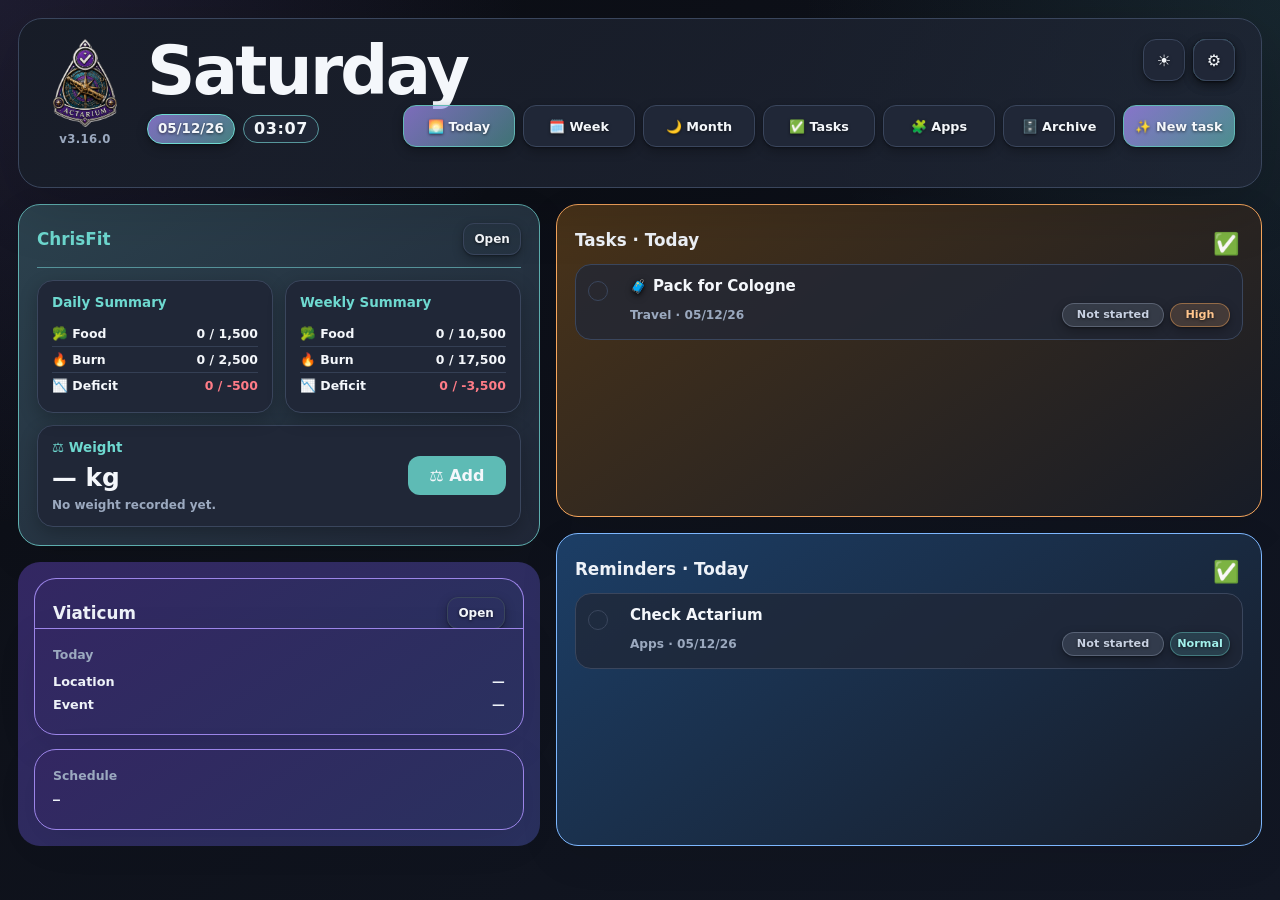
<file: index.html>
<!DOCTYPE html>
<html lang="en">
<head>
  <meta charset="UTF-8" />
  <meta name="viewport" content="width=device-width, initial-scale=1.0, viewport-fit=cover" />
  <meta name="theme-color" content="#0b0d13" />
  <title>Actarium</title>
  <link rel="icon" type="image/png" href="icon.png" />
  <link rel="stylesheet" href="styles.css" />
  <link rel="stylesheet" href="css/reminder-alarms.css" />
  <link rel="stylesheet" href="css/app-v3-14.css" />
  <link rel="stylesheet" href="css/v3-14-colors.css?v=3.16.6" />
  <link rel="stylesheet" href="css/apps-panel.css?v=3.16.9" />
  <link rel="stylesheet" href="css/chrisfit-card.css?v=1.0.0" />
  <link rel="stylesheet" href="css/viaticum-card.css?v=1.1.2" />
  <link rel="stylesheet" href="css/shopping-list.css?v=3.16.0" />
  <link rel="stylesheet" href="css/task-mode.css?v=1.1.0" />
  <link rel="stylesheet" href="css/task-mode-refine.css?v=1.0.0" />
  <link rel="stylesheet" href="css/task-mode-enhancements.css?v=1.2.0" />
  <link rel="stylesheet" href="css/time-control.css?v=1.1.0" />
  <link rel="stylesheet" href="css/tablet-weather.css?v=1.0.0" />
  <link rel="stylesheet" href="css/storage-manager.css?v=1.0.0" />
</head>
<body>
  <div id="app"></div>
  <script>
    window.ACTARIUM_API = 'https://script.google.com/macros/s/AKfycbzC47dw83euJ_T45zh0LQmtAivEHK7G_V5aHTYLYw2VhnMDAAVK0UFCF3tv5nsWM74q/exec';
    window.ACTARIUM_REMINDER_API = window.ACTARIUM_API;
  </script>
  <script type="module" src="js/app.js?v=3.16.10"></script>
  <script type="module" src="js/task-mode.js?v=1.1.0"></script>
  <script type="module" src="js/task-mode-enhancements.js?v=1.2.0"></script>
  <script type="module" src="js/time-control.js?v=1.3.0"></script>
  <script type="module" src="js/tablet-weather.js?v=1.0.0"></script>
  <script defer src="js/storage-manager.js?v=1.0.0"></script>
  <script type="module" src="js/chrisfit-card.js?v=1.0.1"></script>
  <script type="module" src="js/viaticum-card.js?v=1.0.4"></script>
  <script src="js/shopping-list.js?v=3.16.0"></script>
</body>
</html>
</file>
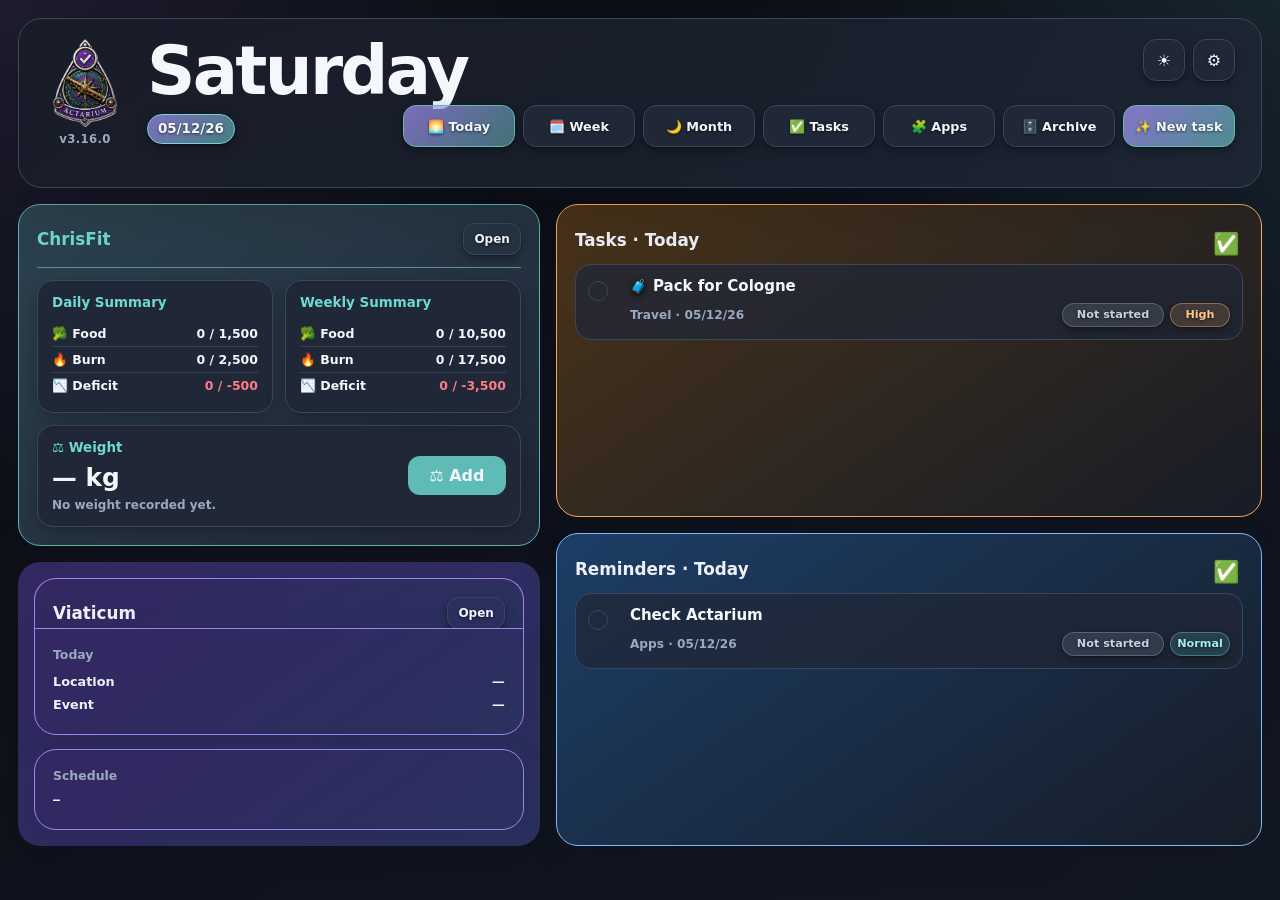
<file: mobile.html>
<!DOCTYPE html>
<html lang="en">
<head>
  <meta charset="UTF-8" />
  <meta name="viewport" content="width=device-width, initial-scale=1.0, viewport-fit=cover" />
  <meta name="theme-color" content="#0b0d13" />
  <meta http-equiv="Cache-Control" content="no-store, no-cache, must-revalidate, max-age=0" />
  <meta http-equiv="Pragma" content="no-cache" />
  <meta http-equiv="Expires" content="0" />
  <title>Actarium</title>
  <link rel="icon" type="image/png" href="icon.png" />
  <link rel="stylesheet" href="styles.css" />
  <link rel="stylesheet" href="css/reminder-alarms.css" />
  <link rel="stylesheet" href="css/app-v3-14.css" />
  <link rel="stylesheet" href="css/v3-14-colors.css?v=3.16.6" />
  <link rel="stylesheet" href="css/apps-panel.css?v=3.16.9" />
  <link rel="stylesheet" href="css/chrisfit-card.css?v=1.0.0" />
  <link rel="stylesheet" href="css/viaticum-card.css?v=1.1.2" />
  <link rel="stylesheet" href="css/shopping-list.css?v=3.16.0" />
</head>
<body>
  <div id="app"></div>
  <script>
    window.ACTARIUM_API = 'https://script.google.com/macros/s/AKfycbzC47dw83euJ_T45zh0LQmtAivEHK7G_V5aHTYLYw2VhnMDAAVK0UFCF3tv5nsWM74q/exec';
    window.ACTARIUM_REMINDER_API = window.ACTARIUM_API;
  </script>
  <script type="module" src="js/app.js?v=3.16.10"></script>
  <script type="module" src="js/chrisfit-card.js?v=1.0.1"></script>
  <script type="module" src="js/viaticum-card.js?v=1.0.4"></script>
  <script src="js/shopping-list.js?v=3.16.0"></script>
</body>
</html>
</file>
<file: styles.css>
:root{color-scheme:dark;--bg:#0b0d13;--bg2:#121724;--card:#202737;--soft:#2a3346;--field:#161b27;--line:rgba(238,242,248,.17);--text:#eef2f8;--muted:#b8c3d5;--teal:#5cc8c6;--purple:#8a74d6;--pink:#d66a9a;--blue:#6fa9e8;--shadow:0 22px 65px rgba(0,0,0,.35);font-family:Inter,ui-sans-serif,system-ui,-apple-system,BlinkMacSystemFont,"Segoe UI",Arial,sans-serif}:root[data-theme="light"]{color-scheme:light;--bg:#e2e9f1;--bg2:#eef2f8;--card:#fff;--soft:#f4f7fb;--field:#edf1f8;--line:rgba(36,53,86,.17);--text:#17172b;--muted:#465b78;--shadow:0 20px 54px rgba(36,53,86,.16)}*{box-sizing:border-box}html,body{min-height:100%;margin:0}body{color:var(--text);background:radial-gradient(circle at 0 0,rgba(138,116,214,.15),transparent 33rem),radial-gradient(circle at 100% 0,rgba(92,200,198,.11),transparent 30rem),linear-gradient(145deg,var(--bg),var(--bg2));font-weight:650}button,input,select,textarea{font:inherit}button{cursor:pointer}a{color:inherit}.shell{width:min(1180px,100%);margin:0 auto;padding:14px 16px 40px}.top{position:sticky;top:0;z-index:40;padding-top:2px}.day-card{position:relative;border:1px solid color-mix(in srgb,var(--teal) 60%,var(--line));border-radius:28px;padding:14px 18px 16px;background:radial-gradient(circle at 0 0,rgba(138,116,214,.15),transparent 24rem),radial-gradient(circle at 100% 0,rgba(92,200,198,.1),transparent 28rem),linear-gradient(145deg,color-mix(in srgb,var(--card) 92%,#10131a),var(--card));box-shadow:var(--shadow)}.top-line{display:flex;align-items:center;justify-content:space-between;gap:16px}.brand{display:flex;align-items:center;gap:13px;min-width:0}.logo{width:58px;height:58px;object-fit:contain;padding:4px;filter:drop-shadow(0 8px 13px rgba(0,0,0,.62))}.brand-name{color:var(--teal);letter-spacing:.22em;font-size:.82rem;font-weight:950;white-space:nowrap}.version{border:1px solid color-mix(in srgb,var(--teal) 60%,var(--line));border-radius:999px;padding:4px 9px;font-size:.72rem;background:rgba(92,200,198,.08);white-space:nowrap}.utility{display:flex;gap:8px}.icon,.tab,.small-btn,.filter,.open-link,.save,.kind-option,.header-tick{border:1px solid var(--line);border-radius:999px;background:color-mix(in srgb,var(--soft) 72%,transparent);color:var(--text);min-height:40px;display:inline-flex;align-items:center;justify-content:center;gap:7px;padding:0 13px;text-decoration:none;font-weight:700;line-height:1;box-shadow:inset 0 1px 0 rgba(255,255,255,.06)}.icon{width:42px;padding:0;font-size:1.08rem}.emoji{display:inline-grid;place-items:center;min-width:1.15em}.desktop-tabs,.mobile-tabs{display:grid;gap:10px;width:min(690px,100%);margin:13px auto 0}.desktop-tabs{grid-template-columns:repeat(4,minmax(0,1fr))}.mobile-tabs{display:none}.tab.active,.accent,.save,.kind-option.active{border-color:color-mix(in srgb,var(--teal) 77%,white 10%);background:linear-gradient(135deg,rgba(138,116,214,.77),rgba(92,200,198,.54));box-shadow:0 0 0 2px rgba(92,200,198,.12),0 12px 28px rgba(92,200,198,.14)}.day-title{margin-top:17px}.day-name{border:0;margin:0;padding:0;background:transparent;color:var(--text);font-size:clamp(3rem,7.2vw,5.4rem);line-height:.88;letter-spacing:.05em;font-weight:1000;text-shadow:0 4px 0 rgba(0,0,0,.25)}.day-date{margin-top:9px;color:var(--muted);font-weight:820}.day-bottom{display:flex;align-items:center;justify-content:space-between;gap:12px;margin-top:17px;padding-top:12px;border-top:1px solid var(--line)}.context,.actions{display:flex;align-items:center;gap:8px;min-width:0}.context-pill{border:1px solid var(--line);border-radius:999px;background:color-mix(in srgb,var(--field) 76%,transparent);padding:8px 12px;white-space:nowrap;font-size:.84rem}.actions{justify-content:flex-end}.small-btn{min-height:37px;padding:0 11px;font-size:.82rem}.apps-menu{position:absolute;right:18px;top:calc(100% + 8px);z-index:70;display:grid;grid-template-columns:repeat(3,minmax(0,1fr));gap:12px;width:min(970px,calc(100vw - 32px));border:1px solid var(--line);border-radius:28px;padding:14px;background:color-mix(in srgb,var(--bg) 94%,var(--card));box-shadow:var(--shadow)}.apps-col h3{margin:0 0 7px;color:var(--muted);font-size:.72rem;letter-spacing:.15em;text-transform:uppercase}.app-link-row{display:grid;grid-template-columns:minmax(0,1fr) auto;gap:7px;margin-bottom:7px}.app-link-row a{border:1px solid var(--line);border-radius:15px;padding:9px;background:color-mix(in srgb,var(--soft) 72%,transparent);text-decoration:none}.app-link-row>a:first-child{display:grid;grid-template-columns:auto minmax(0,1fr);gap:8px}.app-link-row b{display:block;font-size:.87rem}.app-link-row small{display:block;margin-top:3px;color:var(--muted);font-size:.72rem}.github{display:grid;place-items:center;width:42px}.desktop-view{margin-top:17px}.desktop-grid{display:grid;grid-template-columns:minmax(0,1.08fr) minmax(380px,.92fr);gap:16px;align-items:start}.desktop-task-grid{display:grid;grid-template-columns:repeat(3,minmax(0,1fr));gap:16px}.stack{display:grid;gap:16px}.card{position:relative;overflow:hidden;border:1px solid var(--line);border-radius:28px;background:linear-gradient(150deg,color-mix(in srgb,var(--card) 96%,transparent),color-mix(in srgb,var(--field) 90%,transparent));box-shadow:var(--shadow);padding:18px}.card:before{content:"";position:absolute;inset:0 auto 0 0;width:4px;background:#415c80}.fit{border-color:color-mix(in srgb,var(--teal) 58%,var(--line))}.fit:before{background:var(--teal)}.viaticum{border-color:color-mix(in srgb,var(--purple) 60%,var(--line))}.viaticum:before{background:var(--purple)}.out{border-color:color-mix(in srgb,var(--pink) 62%,var(--line))}.out:before{background:var(--pink)}.rem{border-color:color-mix(in srgb,var(--blue) 62%,var(--line))}.rem:before{background:var(--blue)}.card-head,.viewer-head{display:flex;align-items:center;justify-content:space-between;gap:12px;margin-bottom:16px}.card-head h2,.viewer-head h2{margin:0;font-size:1.06rem}.fit h2{color:var(--teal)}.viaticum h2{color:var(--purple)}.open-link{min-height:34px;padding:0 10px;font-size:.8rem}.mini-grid{display:grid;grid-template-columns:1fr 1fr;gap:10px}.mini,.weight,.info{border:1px solid var(--line);border-radius:20px;background:color-mix(in srgb,var(--soft) 64%,transparent);padding:14px}.mini h3{margin:0 0 9px;font-size:.98rem}.summary{display:grid;grid-template-columns:minmax(0,1fr) auto;gap:10px;padding:8px 0;border-top:1px solid color-mix(in srgb,var(--line) 72%,transparent)}.summary:first-of-type{border-top:0}.summary span{color:var(--muted)}.summary strong{text-align:right}.weight{display:grid;grid-template-columns:minmax(0,1fr) auto auto;gap:12px;align-items:center;margin-top:12px;border-color:color-mix(in srgb,var(--teal) 58%,var(--line))}.weight b{color:var(--teal)}.weight span{color:var(--muted);font-size:.83rem}.info{margin-top:12px}.info b{display:block;color:var(--muted);font-size:.74rem;letter-spacing:.16em;text-transform:uppercase;margin-bottom:8px}.info p{margin:0;line-height:1.45;white-space:pre-line}.desktop-view .fit .mini,.desktop-view .viaticum .mini{padding:10px 11px;border-radius:16px}.desktop-view .fit .mini h3,.desktop-view .viaticum .mini h3{margin-bottom:5px;font-size:.8rem}.desktop-view .fit .summary,.desktop-view .viaticum .summary{gap:7px;padding:5px 0;font-size:.79rem}.desktop-view .fit .summary strong,.desktop-view .viaticum .summary strong{font-size:.82rem}.desktop-view .fit .weight{margin-top:8px;padding:9px 11px;font-size:.82rem}.desktop-view .fit .weight span{font-size:.74rem}.desktop-view .viaticum .info{margin-top:8px;padding:10px 11px;font-size:.78rem}.desktop-view .viaticum .info b{margin-bottom:5px;font-size:.65rem}.desktop-view .viaticum .info p{font-size:.78rem}.task-card{min-width:0}.task-card .card-head{align-items:flex-start}.header-tick{width:35px;min-height:35px;padding:0;font-size:1rem}.list{display:grid;gap:9px}.task-row{display:grid;grid-template-columns:28px minmax(0,1fr) 38px;gap:10px;align-items:center;padding:10px;border:1px solid var(--line);border-radius:20px;background:color-mix(in srgb,var(--soft) 64%,transparent)}.task-row.done{opacity:.62;filter:grayscale(.45)}.check{width:25px;height:25px;padding:0;border-radius:9px;border:1px solid var(--line);background:color-mix(in srgb,var(--field) 85%,transparent);color:#fff;font-weight:1000}.check.selected,.task-row.done .check{border-color:var(--teal);background:linear-gradient(135deg,var(--teal),var(--purple))}.task-detail{min-width:0;padding:0;border:0;color:var(--text);background:transparent;text-align:left}.task-detail h3{margin:0 0 4px;font-size:.98rem}.task-detail p{margin:0;color:var(--muted);font-size:.85rem}.meta{display:flex;gap:6px;flex-wrap:wrap;margin-top:7px}.meta span{border:1px solid var(--line);border-radius:999px;padding:3px 7px;font-size:.73rem}.more{width:36px;min-height:36px;border:1px solid var(--line);border-radius:999px;background:transparent;color:var(--text)}.mobile-view{display:none}.viewer-section{display:grid;gap:10px;padding:14px 0;border-top:1px solid var(--line)}.viewer-section:first-of-type{border-top:0;padding-top:0}.viewer-section>h3{margin:0;font-size:.94rem}.task-controls{display:flex;align-items:center;gap:7px;flex-wrap:wrap}.filter{min-height:31px;border:0;background:transparent;padding:0 9px;font-size:.79rem}.filter.active{background:linear-gradient(135deg,rgba(138,116,214,.72),rgba(92,200,198,.55))}.list-section{display:grid;gap:9px;margin-top:14px}.list-section h4{margin:0;color:var(--muted);font-size:.82rem;letter-spacing:.08em;text-transform:uppercase}.empty{margin:0;border:1px dashed var(--line);border-radius:20px;padding:14px;color:var(--muted)}.modal-back{position:fixed;inset:0;z-index:100;display:grid;place-items:center;padding:20px;background:rgba(0,0,0,.72)}.modal{width:min(660px,100%);max-height:90vh;overflow:auto;border:1px solid var(--line);border-radius:28px;background:var(--card);box-shadow:var(--shadow)}.modal-head{display:flex;justify-content:space-between;align-items:center;padding:17px 18px;border-bottom:1px solid var(--line)}.modal-head h2{margin:0;font-size:1.12rem}.modal-body{display:grid;gap:12px;padding:18px}.settings-link{border:1px solid var(--line);border-radius:15px;padding:12px;text-decoration:none;background:color-mix(in srgb,var(--soft) 72%,transparent)}.field{display:grid;gap:6px;color:var(--muted);font-size:.84rem}.input{width:100%;min-height:48px;border:1px solid var(--line);border-radius:15px;padding:11px 12px;color:var(--text);background:var(--field)}.textarea{min-height:100px;resize:vertical}.form-two{display:grid;grid-template-columns:1fr 1fr;gap:12px}.kind-toggle{display:grid;grid-template-columns:1fr 1fr;gap:7px;padding:4px;border:1px solid var(--line);border-radius:999px;background:color-mix(in srgb,var(--field) 78%,transparent)}.kind-option{min-height:35px;border:0;background:transparent;padding:0 10px;font-size:.84rem}.project-row{display:grid;grid-template-columns:1fr 1fr;gap:10px}.project-field{max-width:100%}.save{justify-self:end}@media(max-width:900px){.shell{padding:12px 14px 30px}.day-card{padding:12px 15px 14px}.logo{width:50px;height:50px}.brand{gap:9px}.brand-name{font-size:.74rem;letter-spacing:.16em}.version{padding:3px 7px;font-size:.68rem}.utility{gap:5px}.icon{width:36px;min-height:36px;font-size:1rem}.desktop-tabs{display:none}.mobile-tabs{display:grid;grid-template-columns:repeat(4,minmax(0,1fr));gap:5px;margin-top:10px}.mobile-tabs .tab{min-height:34px;padding:0 4px;font-size:.68rem;gap:2px;white-space:nowrap}.mobile-tabs .emoji{min-width:auto}.day-title{margin-top:13px}.day-name{font-size:2.28rem;line-height:1;letter-spacing:.02em;text-shadow:none}.day-date{margin-top:4px;font-size:.84rem}.day-bottom{margin-top:12px;padding-top:10px;gap:7px}.context-pill{max-width:36vw;overflow:hidden;text-overflow:ellipsis;padding:7px 9px;font-size:.73rem}.actions{gap:4px;flex-wrap:nowrap}.small-btn{min-height:33px;padding:0 6px;font-size:.66rem;gap:3px}.small-btn .emoji{min-width:auto}.apps-menu{right:0;left:0;width:auto;grid-template-columns:1fr;max-height:72vh;overflow-y:auto}.desktop-view{display:none}.mobile-view{display:block;margin-top:15px;padding:15px}.mobile-view:before{background:var(--purple)}.viewer-head{margin-bottom:12px}.viewer-head h2{font-size:1rem;color:var(--teal)}.mini-grid,.form-two{grid-template-columns:1fr}.mini,.weight,.info{border-radius:17px;padding:12px}.summary{padding:7px 0}.weight{grid-template-columns:minmax(0,1fr) auto}.weight span{grid-column:1/-1}.task-controls{justify-content:flex-start}.filter{flex:1;justify-content:center;font-size:.7rem;padding:0 5px}.task-row{grid-template-columns:26px minmax(0,1fr) 34px;padding:9px}.task-detail h3{font-size:.9rem}.task-detail p{font-size:.79rem}.more{width:33px;min-height:33px}.modal-back{padding:12px}.modal-body{padding:15px}.project-row{grid-template-columns:1fr 1fr}}@media(max-width:380px){.shell{padding-inline:9px}.day-card{padding-inline:11px}.brand-name{font-size:.66rem;letter-spacing:.12em}.version{font-size:.64rem}.mobile-tabs .tab{font-size:.61rem}.small-btn{font-size:.61rem;padding:0 4px}.context-pill{max-width:31vw}}
</file>
<file: css/reminder-alarms.css>
/* Permanent unsynced-state treatment for cards without a live data source. */
.not-syncing-card,
.fit,
.viaticum,
.mobile-view .viewer-section:has(> a.open-link[href*="chrisfit" i]),
.mobile-view .viewer-section:has(> a.open-link[href*="viaticum" i]) {
  position: relative;
  isolation: isolate;
  overflow: hidden;
}

.fit > *,
.viaticum > *,
.not-syncing-card > *,
.mobile-view .viewer-section:has(> a.open-link[href*="chrisfit" i]) > *,
.mobile-view .viewer-section:has(> a.open-link[href*="viaticum" i]) > * {
  filter: blur(2.6px) saturate(.62);
  opacity: .36;
}

.not-syncing-card::after,
.fit::after,
.viaticum::after,
.mobile-view .viewer-section:has(> a.open-link[href*="chrisfit" i])::after,
.mobile-view .viewer-section:has(> a.open-link[href*="viaticum" i])::after {
  content: "NOT SYNCING";
  position: absolute;
  inset: 0;
  z-index: 3;
  display: grid;
  place-items: center;
  border-radius: inherit;
  pointer-events: none;
  color: var(--text, #eef2f8);
  font-size: clamp(.92rem, 1.4vw, 1.08rem);
  font-weight: 1000;
  letter-spacing: .22em;
  text-shadow: 0 2px 12px rgba(0, 0, 0, .82), 0 0 18px rgba(0, 0, 0, .48);
  -webkit-text-stroke: .35px rgba(0, 0, 0, .5);
  backdrop-filter: blur(3px) saturate(.72) brightness(.72);
  -webkit-backdrop-filter: blur(3px) saturate(.72) brightness(.72);
}

.fit::after,
.mobile-view .viewer-section:has(> a.open-link[href*="chrisfit" i])::after {
  background: rgba(28, 141, 145, .58);
}

.viaticum::after,
.mobile-view .viewer-section:has(> a.open-link[href*="viaticum" i])::after {
  background: rgba(100, 78, 177, .60);
}

.not-syncing-card::after {
  background: rgba(81, 99, 133, .60);
}

/* Desktop Today / Week / Month / Tasks controls: 20% smaller. */
@media (min-width: 901px) {
  .desktop-tabs {
    width: min(552px, 100%);
    gap: 8px;
    margin-top: 10px;
  }

  .desktop-tabs .tab {
    min-height: 32px;
    gap: 6px;
    padding: 0 10px;
    font-size: .8rem;
  }
}

.actarium-alarm-backdrop {
  position: fixed;
  inset: 0;
  z-index: 1000;
  display: grid;
  place-items: center;
  padding: 18px;
  background: rgba(4, 6, 10, .76);
}

.actarium-alarm-window {
  width: min(460px, 100%);
  border: 1px solid rgba(92, 200, 198, .72);
  border-radius: 26px;
  padding: 22px;
  color: var(--text, #eef2f8);
  background: linear-gradient(145deg, #252e41, #151a25);
  box-shadow: 0 28px 82px rgba(0, 0, 0, .64), 0 0 38px rgba(92, 200, 198, .19);
}

.actarium-alarm-window.is-overdue {
  border-color: rgba(111, 169, 232, .8);
  box-shadow: 0 28px 82px rgba(0, 0, 0, .64), 0 0 38px rgba(111, 169, 232, .19);
}

.actarium-alarm-kicker {
  margin: 0 0 8px;
  color: var(--teal, #5cc8c6);
  font-size: .72rem;
  font-weight: 900;
  letter-spacing: .16em;
  text-transform: uppercase;
}

.actarium-alarm-window h2 {
  margin: 0;
  font-size: 1.3rem;
}

.actarium-alarm-window p {
  margin: 10px 0 0;
  color: var(--muted, #b8c3d5);
  line-height: 1.45;
}

.actarium-alarm-time {
  display: grid;
  grid-template-columns: 1fr auto;
  gap: 10px;
  align-items: end;
  margin-top: 18px;
}

.actarium-alarm-time label {
  display: grid;
  gap: 6px;
  color: var(--muted, #b8c3d5);
  font-size: .84rem;
}

.actarium-alarm-time input {
  min-height: 46px;
  border: 1px solid rgba(238, 242, 248, .18);
  border-radius: 14px;
  padding: 8px 10px;
  color: var(--text, #eef2f8);
  background: rgba(10, 13, 20, .7);
}

.actarium-alarm-actions {
  display: grid;
  grid-template-columns: 1fr 1fr;
  gap: 10px;
  margin-top: 18px;
}

.actarium-alarm-actions button {
  min-height: 46px;
  border: 1px solid rgba(238, 242, 248, .2);
  border-radius: 999px;
  color: var(--text, #eef2f8);
  font: inherit;
  font-weight: 800;
  cursor: pointer;
}

.actarium-alarm-done {
  background: linear-gradient(135deg, rgba(92, 200, 198, .82), rgba(138, 116, 214, .7));
}

.actarium-alarm-snooze {
  background: rgba(42, 51, 70, .92);
}

.actarium-alarm-error {
  min-height: 1.2em;
  margin-top: 12px !important;
  color: #ffbdcf !important;
  font-size: .84rem;
}

@media (max-width: 480px) {
  .actarium-alarm-window { padding: 18px; border-radius: 22px; }
  .actarium-alarm-actions { grid-template-columns: 1fr; }
}
</file>
<file: css/app-v3-14.css>
:root{--a-bg:#10131b;--a-card:#171c27;--a-soft:#202737;--a-soft-2:#2a3347;--a-text:#f4f7fb;--a-muted:#9ba9bf;--a-line:#3a465d;--a-teal:#6ed9d0;--a-purple:#9c85e9;--a-orange:#f7a65c;--a-red:#ef7d88;--a-green:#79d59a;--a-blue:#7db7ff}html[data-theme="light"]{--a-bg:#edf1f7;--a-card:#ffffff;--a-soft:#eef2f7;--a-soft-2:#e0e7f0;--a-text:#182131;--a-muted:#61718a;--a-line:#cad4e3}.actarium-shell{max-width:1440px;margin:0 auto;padding:18px}.actarium-header{display:grid;gap:18px;padding:20px;border:1px solid var(--a-line);border-radius:24px;background:linear-gradient(145deg,color-mix(in srgb,var(--a-card) 96%,transparent),color-mix(in srgb,var(--a-soft) 75%,transparent));box-shadow:0 18px 60px rgba(0,0,0,.17)}.actarium-head-main{display:grid;grid-template-columns:auto 1fr;align-items:start;gap:18px}.actarium-brand-stack{display:grid;justify-items:center;gap:5px}.actarium-brand-logo{width:63px;height:63px;object-fit:contain}.actarium-version{font-size:.73rem;font-weight:850;letter-spacing:.03em;color:var(--a-muted)}.actarium-day-block{display:grid;gap:6px}.actarium-day-button{appearance:none;border:0;padding:0;background:transparent;color:var(--a-text);text-align:left;font-size:clamp(2rem,4vw,3.4rem);line-height:.95;font-weight:900;letter-spacing:-.04em;cursor:pointer}.actarium-date-line{display:flex;align-items:center;gap:8px;flex-wrap:wrap;min-height:28px}.actarium-date{font-size:.98rem;font-weight:850;color:var(--a-text)}.actarium-routine-pill,.actarium-sync-pill{display:inline-flex;align-items:center;min-height:28px;padding:0 10px;border:1px solid var(--a-line);border-radius:999px;background:color-mix(in srgb,var(--a-soft) 84%,transparent);font-size:.76rem;font-weight:850;white-space:nowrap}.actarium-routine-pill{border-color:color-mix(in srgb,var(--a-purple) 58%,var(--a-line))}.actarium-sync-pill{color:var(--a-muted)}.actarium-mobile-tabs{display:none}.actarium-action-row{display:flex;align-items:center;gap:8px;flex-wrap:nowrap;overflow-x:auto;padding-bottom:2px}.actarium-action-row button{flex:0 0 108px;width:108px;min-width:108px;height:42px;display:inline-flex;align-items:center;justify-content:center;gap:6px;border:1px solid var(--a-line);border-radius:13px;background:var(--a-soft);color:var(--a-text);font:inherit;font-size:.8rem;font-weight:850;white-space:nowrap;cursor:pointer}.actarium-action-row button.active{border-color:color-mix(in srgb,var(--a-teal) 78%,var(--a-line));background:linear-gradient(135deg,rgba(156,133,233,.76),rgba(110,217,208,.45))}.actarium-action-row button.primary{border-color:color-mix(in srgb,var(--a-teal) 78%,var(--a-line));background:linear-gradient(135deg,rgba(156,133,233,.83),rgba(110,217,208,.58))}.actarium-action-row button.icon-only{flex-basis:42px;width:42px;min-width:42px;font-size:1rem}.actarium-apps-panel{display:grid;grid-template-columns:repeat(3,minmax(0,1fr));gap:12px;padding:16px;border:1px solid var(--a-line);border-radius:20px;background:var(--a-card)}.actarium-app-group{display:grid;gap:8px}.actarium-app-group h3{margin:0;color:var(--a-muted);font-size:.78rem;letter-spacing:.04em;text-transform:uppercase}.actarium-app-link{display:flex;min-height:42px;align-items:center;justify-content:flex-start;padding:0 12px;border:1px solid var(--a-line);border-radius:13px;background:var(--a-soft);color:var(--a-text);font-size:.88rem;font-weight:850;text-decoration:none}.actarium-app-link:hover{border-color:var(--a-teal)}.actarium-desktop{display:grid;grid-template-columns:minmax(0,.85fr) minmax(0,1.15fr);gap:16px;margin-top:16px}.actarium-side-grid,.actarium-main-grid{display:grid;gap:16px}.actarium-card{padding:18px;border:1px solid var(--a-line);border-radius:22px;background:var(--a-card);box-shadow:0 12px 40px rgba(0,0,0,.08)}.actarium-card-head{display:flex;align-items:center;justify-content:space-between;gap:10px;margin-bottom:13px}.actarium-card-head h2{margin:0;font-size:1.05rem}.actarium-open-link{display:inline-flex;min-height:32px;align-items:center;padding:0 10px;border:1px solid var(--a-line);border-radius:11px;color:var(--a-text);font-size:.75rem;font-weight:850;text-decoration:none}.actarium-summary-grid{display:grid;grid-template-columns:repeat(2,minmax(0,1fr));gap:10px}.actarium-summary-box{padding:12px;border:1px solid var(--a-line);border-radius:15px;background:var(--a-soft)}.actarium-summary-box h3{margin:0 0 8px;font-size:.78rem;color:var(--a-muted)}.actarium-summary-row{display:flex;justify-content:space-between;gap:10px;padding:4px 0;font-size:.8rem}.actarium-summary-row strong{white-space:nowrap}.actarium-not-syncing{position:relative;overflow:hidden;opacity:.66}.actarium-not-syncing::after{content:'NOT SYNCING';position:absolute;inset:0;display:grid;place-items:center;background:rgba(6,9,15,.64);backdrop-filter:blur(2px);font-size:1rem;font-weight:950;letter-spacing:.08em;color:#fff}.actarium-section-head{display:flex;align-items:center;justify-content:space-between;gap:10px}.actarium-section-head h2{margin:0;font-size:1.05rem}.actarium-section-head button{width:34px;height:34px;border:1px solid var(--a-line);border-radius:11px;background:var(--a-soft);color:var(--a-text);font-size:1.1rem;cursor:pointer}.actarium-list{display:grid;gap:9px}.actarium-item{display:grid;grid-template-columns:32px minmax(0,1fr);gap:10px;align-items:start;padding:12px;border:1px solid var(--a-line);border-radius:16px;background:color-mix(in srgb,var(--a-soft) 76%,transparent)}.actarium-item.mobile{grid-template-columns:minmax(0,1fr);cursor:pointer;text-align:left}.actarium-check{appearance:none;width:28px;height:28px;margin:2px 0 0;border:1px solid var(--a-line);border-radius:9px;background:var(--a-card);color:var(--a-text);font-weight:950;cursor:pointer}.actarium-check.selected{border-color:var(--a-teal);background:color-mix(in srgb,var(--a-teal) 25%,var(--a-soft))}.actarium-item-content{display:grid;gap:7px;min-width:0;text-align:left}.actarium-item-title{margin:0;color:var(--a-text);font-size:.94rem;line-height:1.25;font-weight:850}.actarium-item-meta{display:flex;align-items:center;justify-content:space-between;gap:10px;min-width:0}.actarium-item-left{min-width:0;overflow:hidden;color:var(--a-muted);font-size:.76rem;font-weight:750;text-overflow:ellipsis;white-space:nowrap}.actarium-item-right{display:flex;align-items:center;justify-content:flex-end;gap:6px;flex-wrap:wrap}.actarium-emoji-chip{display:inline-flex;align-items:center;justify-content:center;min-width:28px;height:24px;padding:0 5px;border:1px solid var(--a-line);border-radius:8px;background:var(--a-card);font-size:.86rem}.actarium-pill{display:inline-flex;align-items:center;min-height:24px;padding:0 8px;border:1px solid transparent;border-radius:999px;font-size:.7rem;font-weight:900;white-space:nowrap}.status-not-started{background:rgba(142,154,174,.18);border-color:rgba(142,154,174,.42);color:#c8d1e2}.status-in-progress{background:rgba(125,183,255,.18);border-color:rgba(125,183,255,.48);color:#9dc8ff}.status-done{background:rgba(121,213,154,.18);border-color:rgba(121,213,154,.48);color:#a2edba}.status-cancelled{background:rgba(239,125,136,.14);border-color:rgba(239,125,136,.38);color:#f0a1a9}.priority-low{background:rgba(142,154,174,.14);border-color:rgba(142,154,174,.35);color:#b5c0d2}.priority-normal{background:rgba(110,217,208,.14);border-color:rgba(110,217,208,.38);color:#a2f0eb}.priority-high{background:rgba(247,166,92,.16);border-color:rgba(247,166,92,.45);color:#ffc58d}.priority-urgent{background:rgba(239,125,136,.18);border-color:rgba(239,125,136,.5);color:#ffadb5}.actarium-empty{margin:0;padding:16px;border:1px dashed var(--a-line);border-radius:14px;color:var(--a-muted);font-size:.84rem;font-weight:750}.actarium-mobile{display:none}.actarium-mobile-tabs{display:none}.actarium-modal-backdrop{position:fixed;inset:0;z-index:1000;display:grid;place-items:center;padding:18px;background:rgba(4,6,11,.74);backdrop-filter:blur(7px)}.actarium-modal{width:min(860px,100%);max-height:88vh;overflow:auto;border:1px solid var(--a-line);border-radius:24px;background:var(--a-card);box-shadow:0 30px 90px rgba(0,0,0,.55)}.actarium-modal-head{position:sticky;top:0;z-index:2;display:flex;align-items:center;justify-content:space-between;gap:12px;padding:17px 19px;border-bottom:1px solid var(--a-line);background:var(--a-card)}.actarium-modal-head h2{margin:0;font-size:1.1rem}.actarium-modal-head button{width:36px;height:36px;border:1px solid var(--a-line);border-radius:50%;background:var(--a-soft);color:var(--a-text);font-size:1rem;cursor:pointer}.actarium-modal-body{display:grid;gap:15px;padding:18px}.actarium-form-grid{display:grid;grid-template-columns:repeat(2,minmax(0,1fr));gap:11px}.actarium-field{display:grid;gap:6px}.actarium-field.full{grid-column:1/-1}.actarium-field span{color:var(--a-muted);font-size:.74rem;font-weight:850}.actarium-field input,.actarium-field select,.actarium-field textarea{width:100%;box-sizing:border-box;min-height:42px;padding:9px 10px;border:1px solid var(--a-line);border-radius:12px;background:var(--a-soft);color:var(--a-text);font:inherit}.actarium-field textarea{min-height:100px;resize:vertical}.actarium-form-actions{display:flex;justify-content:flex-end;gap:9px;flex-wrap:wrap;margin-top:2px}.actarium-form-actions button{min-height:42px;padding:0 13px;border:1px solid var(--a-line);border-radius:12px;background:var(--a-soft);color:var(--a-text);font:inherit;font-weight:900;cursor:pointer}.actarium-form-actions .primary{border-color:color-mix(in srgb,var(--a-teal) 78%,var(--a-line));background:linear-gradient(135deg,rgba(156,133,233,.8),rgba(110,217,208,.54))}.actarium-form-actions .done-action{border-color:rgba(121,213,154,.55);background:rgba(121,213,154,.16)}.actarium-form-actions .danger{border-color:rgba(239,125,136,.55);background:rgba(239,125,136,.16)}.actarium-editor-tabs{display:grid;grid-template-columns:repeat(2,minmax(0,1fr));gap:8px}.actarium-editor-tabs button,.actarium-manager-tabs button{min-height:40px;border:1px solid var(--a-line);border-radius:12px;background:var(--a-soft);color:var(--a-text);font:inherit;font-weight:850;cursor:pointer}.actarium-editor-tabs button.active,.actarium-manager-tabs button.active{border-color:var(--a-teal);background:linear-gradient(135deg,rgba(156,133,233,.7),rgba(110,217,208,.45))}.actarium-calendar-nav{display:grid;grid-template-columns:40px 1fr 40px;align-items:center;gap:8px}.actarium-calendar-nav button{height:38px;border:1px solid var(--a-line);border-radius:11px;background:var(--a-soft);color:var(--a-text);font-size:1.3rem;cursor:pointer}.actarium-calendar-nav strong{text-align:center}.actarium-calendar-weekdays,.actarium-calendar-grid{display:grid;grid-template-columns:repeat(7,minmax(0,1fr));gap:6px}.actarium-calendar-weekdays span{text-align:center;color:var(--a-muted);font-size:.72rem;font-weight:850}.actarium-calendar-day{min-height:41px;border:1px solid var(--a-line);border-radius:11px;background:var(--a-soft);color:var(--a-text);font:inherit;font-weight:850;cursor:pointer}.actarium-calendar-day.selected{border-color:var(--a-teal);background:linear-gradient(135deg,rgba(156,133,233,.7),rgba(110,217,208,.45))}.actarium-manager-section{display:grid;gap:12px;padding:14px;border:1px solid var(--a-line);border-radius:17px;background:color-mix(in srgb,var(--a-soft) 54%,transparent)}.actarium-manager-section h3{margin:0;font-size:.94rem}.actarium-manager-row{display:grid;gap:10px;padding:13px 0;border-top:1px solid var(--a-line)}.actarium-manager-row:first-of-type{border-top:0}.actarium-settings-link{display:flex;min-height:42px;align-items:center;padding:0 12px;border:1px solid var(--a-line);border-radius:12px;background:var(--a-soft);color:var(--a-text);font-weight:850;text-decoration:none}.actarium-settings-link:hover{border-color:var(--a-teal)}
@media(max-width:900px){.actarium-shell{padding:10px}.actarium-header{padding:15px;border-radius:18px;gap:14px}.actarium-head-main{gap:12px}.actarium-brand-logo{width:48px;height:48px}.actarium-version{font-size:.66rem}.actarium-day-button{font-size:2.25rem}.actarium-date-line{gap:6px}.actarium-date{font-size:.88rem}.actarium-routine-pill{min-height:26px;padding:0 9px;font-size:.7rem}.actarium-sync-pill{display:none}.actarium-mobile-tabs{display:grid;grid-template-columns:repeat(4,minmax(0,1fr));gap:6px}.actarium-mobile-tabs button{min-height:40px;border:1px solid var(--a-line);border-radius:12px;background:var(--a-soft);color:var(--a-text);font:inherit;font-size:.72rem;font-weight:850;cursor:pointer}.actarium-mobile-tabs button.active{border-color:var(--a-teal);background:linear-gradient(135deg,rgba(156,133,233,.7),rgba(110,217,208,.45))}.actarium-action-row{gap:6px;overflow:visible}.actarium-action-row button{flex:1 1 auto;min-width:0;width:auto;height:40px;padding:0 8px;font-size:.75rem}.actarium-action-row .desktop-only{display:none}.actarium-action-row button.icon-only{flex:0 0 38px;width:38px;min-width:38px}.actarium-action-row .theme-label,.actarium-action-row .settings-label{display:none}.actarium-apps-panel{grid-template-columns:1fr}.actarium-desktop{display:none}.actarium-mobile{display:grid;gap:14px;margin-top:14px}.actarium-mobile-section{display:grid;gap:11px}.actarium-summary-grid{grid-template-columns:1fr}.actarium-item{padding:12px}.actarium-item-title{font-size:.91rem}.actarium-item-meta{align-items:flex-start;gap:7px}.actarium-item-right{gap:4px}.actarium-item-left{font-size:.73rem}.actarium-pill{min-height:22px;padding:0 7px;font-size:.66rem}.actarium-modal-backdrop{padding:10px}.actarium-modal{max-height:92vh;border-radius:19px}.actarium-modal-body{padding:15px}.actarium-form-grid{grid-template-columns:1fr}.actarium-field.full{grid-column:auto}.actarium-form-actions button{flex:1 1 calc(50% - 9px)}.actarium-app-group h3{font-size:.74rem}.actarium-app-link{min-height:40px}.actarium-calendar-day{min-height:38px}.actarium-manager-section{padding:12px}.actarium-routine-days{grid-template-columns:1fr}.actarium-section-head h2{font-size:1rem}}
</file>
<file: css/v3-14-colors.css>
.actarium-header{position:relative}.actarium-day-block{gap:12px}.actarium-date{display:inline-flex!important;align-items:center!important;min-height:30px!important;padding:0 10px!important;border:1px solid var(--a-teal)!important;border-radius:999px!important;background:linear-gradient(135deg,rgba(156,133,233,.78),rgba(110,217,208,.52))!important;color:var(--a-text)!important;font-size:.84rem!important;font-weight:900!important}.actarium-sync-top{position:absolute;top:17px;right:18px;display:inline-flex;align-items:center;min-height:28px;padding:0 10px;border:1px solid var(--a-teal);border-radius:999px;background:var(--a-soft);color:var(--a-muted);font-size:.74rem;font-weight:850}.actarium-card.is-chrisfit{border-color:var(--a-teal);background:linear-gradient(145deg,#134d4d,#183f45)}.actarium-card.is-viaticum{border-color:var(--a-purple);background:linear-gradient(145deg,#332762,#2a315f)}.actarium-card.is-tasks{border-color:var(--a-orange);background:linear-gradient(145deg,#493319,var(--a-card))}.actarium-card.is-reminders{border-color:var(--a-blue);background:linear-gradient(145deg,#1c3e66,var(--a-card))}.actarium-not-syncing::after{background:rgba(5,10,18,.28)!important}.actarium-app-link{width:fit-content;max-width:60%;min-width:120px}.actarium-emoji-chip,.actarium-item-title .actarium-emoji-chip{display:inline!important;width:auto!important;min-width:0!important;height:auto!important;min-height:0!important;margin:0 6px 0 0!important;padding:0!important;border:0!important;border-radius:0!important;background:transparent!important;box-shadow:none!important;line-height:1!important;vertical-align:baseline!important}.actarium-app-group.group-my h3{color:var(--a-teal)}.actarium-app-group.group-admin h3{color:var(--a-purple)}.actarium-app-group.group-creative h3{color:var(--a-orange)}.actarium-app-group.group-my .actarium-app-link{border-color:var(--a-teal);background:color-mix(in srgb,var(--a-teal) 12%,var(--a-soft))}.actarium-app-group.group-admin .actarium-app-link{border-color:var(--a-purple);background:color-mix(in srgb,var(--a-purple) 12%,var(--a-soft))}.actarium-app-group.group-creative .actarium-app-link{border-color:var(--a-orange);background:color-mix(in srgb,var(--a-orange) 12%,var(--a-soft))}.actarium-loading-toast{position:fixed;z-index:1200;left:50%;bottom:22px;display:inline-flex;align-items:center;gap:10px;min-height:44px;padding:0 15px;transform:translateX(-50%);border:1px solid var(--a-teal);border-radius:999px;background:color-mix(in srgb,var(--a-card) 94%,#000);box-shadow:0 16px 42px rgba(0,0,0,.38);color:var(--a-text);font-size:.82rem;font-weight:900;pointer-events:none;white-space:nowrap}.actarium-loading-spinner{width:16px;height:16px;box-sizing:border-box;border:2px solid rgba(244,247,251,.24);border-top-color:var(--a-teal);border-radius:50%;animation:actarium-loading-spin .7s linear infinite}@keyframes actarium-loading-spin{to{transform:rotate(360deg)}}:root{--a-pill-shadow:0 4px 11px rgba(0,0,0,.28),0 1px 2px rgba(0,0,0,.32)}.actarium-sync-top{box-shadow:var(--a-pill-shadow)}.actarium-sync-top .actarium-sync-pill{min-height:0;padding:0;border:0;background:transparent;box-shadow:none;color:inherit}.actarium-date,.actarium-routine-pill,.actarium-action-row button,.actarium-mobile-tabs button,.actarium-open-link,.actarium-app-link,.actarium-pill,.actarium-settings-link,.actarium-form-actions button,.actarium-editor-tabs button,.actarium-manager-tabs button,.actarium-calendar-day,.actarium-calendar-nav button{box-shadow:var(--a-pill-shadow)}.actarium-date,.actarium-routine-pill,.actarium-action-row button,.actarium-mobile-tabs button,.actarium-open-link,.actarium-app-link,.actarium-pill,.actarium-settings-link,.actarium-form-actions button,.actarium-editor-tabs button,.actarium-manager-tabs button,.actarium-calendar-day,.actarium-calendar-nav button,.actarium-emoji-chip{text-shadow:0 1px 3px rgba(0,0,0,.58)}.actarium-emoji-chip,.actarium-item-title .actarium-emoji-chip{filter:drop-shadow(0 2px 3px rgba(0,0,0,.58))}.actarium-side-grid{align-content:start;height:max-content}.actarium-card.is-viaticum{align-self:start;display:grid;gap:0;padding:0;border:0;background:transparent;box-shadow:none}.actarium-card.is-viaticum .actarium-card-head{margin:0;padding:18px 18px 0;border:1px solid var(--a-purple);border-bottom:0;border-radius:22px 22px 0 0;background:linear-gradient(145deg,#332762,#2a315f)}.actarium-card.is-viaticum .actarium-summary-grid{grid-template-columns:1fr;gap:14px}.actarium-card.is-viaticum .actarium-summary-box{padding:18px;border-color:var(--a-purple);background:linear-gradient(145deg,#332762,#2a315f);box-shadow:0 12px 40px rgba(0,0,0,.08)}.actarium-card.is-viaticum .actarium-summary-box:first-child{margin-top:-1px;border-radius:0 0 22px 22px}.actarium-card.is-viaticum .actarium-summary-box:last-child{border-radius:22px}.actarium-card.is-viaticum .actarium-summary-box:last-child h3{font-size:0}.actarium-card.is-viaticum .actarium-summary-box:last-child h3::after{content:'Schedule';font-size:.78rem;color:var(--a-muted)}.actarium-card.is-viaticum .actarium-summary-box:last-child .actarium-summary-row:first-of-type{display:none}.actarium-card.is-viaticum .actarium-summary-box:last-child .actarium-summary-row:last-of-type{display:block;padding:0}.actarium-card.is-viaticum .actarium-summary-box:last-child .actarium-summary-row:last-of-type>span{display:none}.actarium-card.is-viaticum .actarium-summary-box:last-child .actarium-summary-row:last-of-type>strong{display:block;white-space:pre-wrap;overflow:auto;font-family:ui-monospace,SFMono-Regular,Menlo,Consolas,monospace;font-size:.72rem;line-height:1.72;font-weight:800}@media(max-width:900px){.actarium-sync-top{display:none}.actarium-app-link{max-width:70%;min-width:112px}.actarium-emoji-chip,.actarium-item-title .actarium-emoji-chip{margin-right:5px!important}.actarium-loading-toast{bottom:14px;min-height:40px;padding:0 13px;font-size:.78rem}.actarium-card.is-viaticum .actarium-card-head{padding:15px 15px 0}.actarium-card.is-viaticum .actarium-summary-box{padding:15px}.actarium-card.is-viaticum .actarium-summary-box:last-child .actarium-summary-row:last-of-type>strong{font-size:.66rem;line-height:1.68}}@media(min-width:901px){.actarium-header{display:block;box-sizing:border-box;min-height:170px;padding:20px 22px}.actarium-head-main{display:grid;grid-template-columns:88px minmax(0,1fr);align-items:start;gap:18px;min-height:110px}.actarium-brand-stack{justify-items:center;gap:5px}.actarium-brand-logo{width:88px;height:88px}.actarium-version{font-size:.73rem}.actarium-day-block{gap:10px;padding-top:1px}.actarium-day-button{font-size:4.2rem}.actarium-date-line{gap:8px}.actarium-date-line .actarium-routine-pill{order:-1}.actarium-action-row{position:absolute;top:20px;right:26px;bottom:40px;left:22px;display:flex;align-items:flex-end;justify-content:flex-end;gap:8px;overflow:visible;padding:0;margin:0}.actarium-action-row button{flex:0 0 112px;width:112px;min-width:112px}.actarium-action-row button.icon-only{position:absolute;top:0;width:42px;min-width:42px;height:42px}.actarium-action-row button.icon-only:nth-child(1){right:50px}.actarium-action-row button.icon-only:nth-child(2){right:0}.actarium-sync-top{top:20px;right:134px}}
</file>
<file: css/apps-panel.css>
/* Apps popover and stable task metadata pills. */
.actarium-shell {
  position: relative;
}

.actarium-action-row button:nth-child(7) {
  anchor-name: --actarium-apps-button;
}

.actarium-apps-panel {
  position: absolute;
  z-index: 900;
  top: 178px;
  right: 262px;
  box-sizing: border-box;
  width: min(680px, calc(100vw - 32px));
  max-height: min(560px, calc(100dvh - 24px));
  overflow: auto;
  align-items: start;
  box-shadow: 0 24px 70px rgba(0, 0, 0, .48);
}

/* Chrome and current mobile browsers keep the popover directly beneath Apps. */
@supports (anchor-name: --actarium-apps-button) {
  .actarium-apps-panel {
    top: anchor(--actarium-apps-button bottom);
    right: anchor(--actarium-apps-button right);
    margin-top: 8px;
  }
}

/* Give the task/reminder heading a little breathing room before the list. */
.actarium-section-head {
  padding-bottom: 7px;
}

/* The task/reminder card action is an unboxed tick. */
.actarium-section-head > button {
  appearance: none;
  display: inline-grid;
  width: 34px;
  height: 34px;
  place-items: center;
  padding: 0;
  border: 0 !important;
  background: transparent !important;
  color: transparent;
  font-size: 0;
  line-height: 1;
}

.actarium-section-head > button::after {
  content: "✅";
  color: initial;
  font-size: 1.32rem;
  line-height: 1;
}

/* Task and reminder selectors stay compact and line up consistently. */
.actarium-check {
  appearance: none;
  display: inline-grid;
  width: 20px !important;
  min-width: 20px !important;
  height: 20px !important;
  place-items: center;
  margin: 4px 0 0 !important;
  padding: 0;
  border: 1px solid var(--a-line) !important;
  border-radius: 50% !important;
  background: transparent !important;
  color: transparent !important;
  font-size: 0 !important;
  line-height: 1;
  transition: border-color .16s ease, background .16s ease, box-shadow .16s ease;
}

.actarium-check::after {
  content: "";
  width: 8px;
  height: 8px;
  border-radius: 50%;
  background: transparent;
  transition: background .16s ease, box-shadow .16s ease;
}

.actarium-check.selected {
  border-color: var(--a-teal) !important;
  background: color-mix(in srgb, var(--a-teal) 18%, var(--a-soft)) !important;
  box-shadow: 0 0 0 2px color-mix(in srgb, var(--a-teal) 15%, transparent);
}

.actarium-check.selected::after {
  background: var(--a-teal);
  box-shadow: 0 0 10px color-mix(in srgb, var(--a-teal) 72%, transparent);
}

/* Keep each task metadata field a stable width as its value changes. */
.actarium-item-right .actarium-pill {
  box-sizing: border-box;
  justify-content: center;
}

.actarium-item-right .actarium-pill[class*="status-"] {
  width: 102px;
}

.actarium-item-right .actarium-pill[class*="priority-"] {
  width: 60px;
}

@media (min-width: 901px) {
  .actarium-apps-panel {
    grid-template-columns: repeat(3, 188px);
    justify-content: start;
    column-gap: 42px;
    row-gap: 16px;
  }

  .actarium-app-group {
    width: 188px;
  }

  .actarium-app-link {
    width: 100%;
    max-width: none;
    min-width: 0;
  }
}

@media (max-width: 900px) {
  .actarium-apps-panel {
    top: 160px;
    right: 10px;
    left: 10px;
    display: grid;
    grid-template-columns: repeat(3, minmax(0, 1fr));
    width: auto;
    max-height: min(620px, calc(100dvh - 20px));
    gap: 8px;
    padding: 10px;
  }

  .actarium-app-group {
    width: auto;
    min-width: 0;
    gap: 6px;
  }

  .actarium-app-group h3 {
    min-height: 26px;
    font-size: .61rem;
    line-height: 1.05;
    letter-spacing: .02em;
    overflow-wrap: anywhere;
  }

  .actarium-app-link {
    box-sizing: border-box;
    width: 100%;
    min-width: 0;
    min-height: 36px;
    padding: 6px 7px;
    font-size: .66rem;
    line-height: 1.1;
    overflow-wrap: anywhere;
    white-space: normal;
  }

  @supports (anchor-name: --actarium-apps-button) {
    .actarium-apps-panel {
      top: anchor(--actarium-apps-button bottom);
      right: 10px;
      left: 10px;
      margin-top: 8px;
    }
  }
}
</file>
<file: css/chrisfit-card.css>
/* Live ChrisFit dashboard card. */
.actarium-card.is-chrisfit {
  align-self: start;
  height: auto;
  border-color: color-mix(in srgb, var(--a-teal) 72%, var(--a-line));
  background: linear-gradient(145deg, color-mix(in srgb, var(--a-teal) 15%, var(--a-soft)), var(--a-soft));
}

.actarium-card.is-chrisfit .chrisfit-card-head {
  margin: 0 0 12px;
  padding: 0 0 12px;
  border: 0 !important;
  border-bottom: 1px solid color-mix(in srgb, var(--a-teal) 52%, var(--a-line)) !important;
}

.actarium-card.is-chrisfit .chrisfit-card-head h2 {
  color: var(--a-teal);
}

.chrisfit-summary-grid {
  display: grid;
  grid-template-columns: repeat(2, minmax(0, 1fr));
  gap: 12px;
}

.chrisfit-summary-panel,
.chrisfit-weight-panel {
  min-width: 0;
  padding: 14px;
  border: 1px solid var(--a-line);
  border-radius: 16px;
  background: var(--a-soft);
  box-shadow: 0 6px 18px rgba(0, 0, 0, .24);
}

.chrisfit-summary-panel h3,
.chrisfit-weight-panel h3 {
  margin: 0 0 11px;
  color: var(--a-teal);
  font-size: .84rem;
}

.chrisfit-metric-row {
  display: flex;
  align-items: baseline;
  justify-content: space-between;
  gap: 10px;
  padding: 5px 0;
  border-top: 1px solid color-mix(in srgb, var(--a-line) 78%, transparent);
  font-size: .78rem;
}

.chrisfit-metric-row:first-of-type {
  border-top: 0;
}

.chrisfit-metric-row > span {
  color: var(--a-text);
}

.chrisfit-metric-row > strong {
  white-space: nowrap;
  color: var(--a-text);
  font-variant-numeric: tabular-nums;
}

.chrisfit-metric-row > strong.is-good {
  color: var(--a-teal);
}

.chrisfit-metric-row > strong.is-bad {
  color: #ff7c87;
}

.chrisfit-weight-panel {
  display: flex;
  align-items: center;
  justify-content: space-between;
  gap: 14px;
  margin-top: 12px;
}

.chrisfit-weight-copy {
  min-width: 0;
}

.chrisfit-weight-value {
  display: block;
  color: var(--a-text);
  font-size: 1.55rem;
  line-height: 1;
}

.chrisfit-weight-meta {
  margin: 7px 0 0;
  color: var(--a-muted);
  font-size: .75rem;
}

.chrisfit-weight-add {
  flex: 0 0 auto;
  min-width: 98px;
  padding: 10px 14px;
  border-radius: 12px;
  background: color-mix(in srgb, var(--a-teal) 82%, #153339);
  color: var(--a-text);
  font-weight: 800;
  text-align: center;
  text-decoration: none;
}

@media (max-width: 540px) {
  .chrisfit-summary-grid {
    gap: 8px;
  }

  .chrisfit-summary-panel,
  .chrisfit-weight-panel {
    padding: 12px;
  }

  .chrisfit-metric-row {
    font-size: .7rem;
  }

  .chrisfit-weight-add {
    min-width: 78px;
    padding: 9px 10px;
    font-size: .74rem;
  }
}
</file>
<file: css/viaticum-card.css>
/* Dedicated Viaticum dashboard card. */
.actarium-card.is-viaticum {
  align-self: start;
  height: auto;
  padding: 16px;
  border-color: var(--a-purple);
  background: linear-gradient(145deg, #332762, #2a315f);
}

.actarium-card.is-viaticum .viaticum-card-head {
  margin: 0 0 12px;
  padding: 0 0 12px;
  border: 0 !important;
  border-bottom: 1px solid color-mix(in srgb, var(--a-purple) 58%, var(--a-line)) !important;
}

.actarium-card.is-viaticum .viaticum-card-head h2 {
  color: #c9adff;
}

.viaticum-panel {
  margin-top: 12px;
  padding: 14px;
  border: 1px solid var(--a-line);
  border-radius: 16px;
  background: var(--a-soft);
  box-shadow: 0 6px 18px rgba(0, 0, 0, .24);
}

.viaticum-panel h3 {
  margin: 0 0 10px;
  color: var(--a-teal);
  font-size: .82rem;
}

.viaticum-schedule-grid {
  display: grid;
  grid-template-columns: 72px 28px minmax(118px, 1fr) minmax(142px, 1.35fr);
  column-gap: 8px;
  row-gap: 7px;
  align-items: start;
  color: var(--a-text);
  font-size: .76rem;
  line-height: 1.3;
}

.viaticum-schedule-label {
  padding-bottom: 2px;
  color: var(--a-muted);
  font-size: .64rem;
  font-weight: 900;
  letter-spacing: .045em;
  text-transform: uppercase;
}

.viaticum-schedule-date,
.viaticum-schedule-status,
.viaticum-schedule-location,
.viaticum-schedule-event {
  min-width: 0;
  overflow-wrap: anywhere;
}

.viaticum-schedule-date {
  font-weight: 900;
  font-variant-numeric: tabular-nums;
  white-space: nowrap;
}

.viaticum-schedule-status {
  text-align: center;
  line-height: 1.1;
}

.viaticum-schedule-location,
.viaticum-schedule-event {
  font-weight: 750;
}

.viaticum-schedule-empty {
  margin: 0;
  color: var(--a-muted);
  font-size: .76rem;
}

@media (max-width: 900px) {
  .viaticum-schedule-grid {
    grid-template-columns: 68px 24px minmax(94px, 1fr) minmax(104px, 1.2fr);
    column-gap: 6px;
  }
}
</file>
<file: css/shopping-list.css>
.actarium-shopping-toolbar{display:flex;gap:8px;margin-bottom:8px}.actarium-shopping-toolbar button{width:auto!important;min-width:0!important;padding:7px 10px!important}.actarium-shopping-editor{min-height:150px;white-space:pre-wrap;overflow-wrap:anywhere;outline:none;border:1px solid var(--a-line);border-radius:12px;background:var(--a-soft);padding:12px;color:var(--a-text);line-height:1.55}.actarium-shopping-editor:focus{border-color:var(--a-teal)}.shopping-struck{text-decoration:line-through;opacity:.58}.actarium-shopping-mode .actarium-shopping-hidden{display:none!important}.actarium-shopping-preview{white-space:pre-wrap;margin-top:8px;color:var(--a-muted);font-size:.86rem;line-height:1.45}.actarium-shopping-preview:empty{display:none}
</file>
<file: css/task-mode.css>
.actarium-shell.task-mode-active>.actarium-desktop,.actarium-shell.task-mode-active>.actarium-mobile{display:none}.actarium-task-mode{display:grid;gap:16px;margin-top:16px}.actarium-task-mode-bar{display:flex;align-items:center;justify-content:space-between;gap:16px;padding:16px 18px;border:1px solid var(--a-line);border-radius:22px;background:var(--a-card);box-shadow:0 12px 40px rgba(0,0,0,.08)}.actarium-task-mode-intro{display:grid;gap:3px}.actarium-task-mode-intro strong{font-size:1rem}.actarium-task-mode-intro span{color:var(--a-muted);font-size:.8rem;font-weight:750}.actarium-task-mode-actions,.actarium-quick-add-actions,.actarium-task-preview-actions{display:flex;align-items:center;justify-content:flex-end;gap:8px;flex-wrap:wrap}.actarium-task-mode-view,.actarium-task-mode-primary,.actarium-task-mode-secondary,.actarium-task-mode-done{min-height:38px;padding:0 12px;border:1px solid var(--a-line);border-radius:12px;color:var(--a-text);font:inherit;font-size:.78rem;font-weight:900;cursor:pointer}.actarium-task-mode-view,.actarium-task-mode-secondary{background:var(--a-soft)}.actarium-task-mode-view.active{border-color:color-mix(in srgb,var(--a-teal) 78%,var(--a-line));background:linear-gradient(135deg,rgba(156,133,233,.72),rgba(110,217,208,.44))}.actarium-task-mode-primary{border-color:color-mix(in srgb,var(--a-teal) 78%,var(--a-line));background:linear-gradient(135deg,rgba(156,133,233,.83),rgba(110,217,208,.58))}.actarium-task-mode-primary:disabled,.actarium-task-mode-secondary:disabled,.actarium-task-mode-done:disabled{cursor:wait;opacity:.55}.actarium-task-mode-message{margin:0;padding:11px 13px;border:1px solid var(--a-line);border-radius:13px;background:var(--a-soft);font-size:.82rem;font-weight:800}.actarium-task-mode-message.error,.actarium-quick-add-message.error{border-color:rgba(239,125,136,.6);color:#ffb0b8}.actarium-task-mode-items{display:grid;gap:12px}.actarium-task-mode-items.view-thumbnail{grid-template-columns:repeat(auto-fill,minmax(220px,1fr))}.actarium-task-mode-items.view-preview{grid-template-columns:repeat(auto-fill,minmax(390px,1fr));gap:16px}.actarium-task-mode-items.view-list{grid-template-columns:repeat(2,minmax(0,1fr));gap:9px}.actarium-task-mode-card{display:grid;align-content:space-between;gap:13px;min-height:142px;padding:15px;border:2px solid var(--a-line);border-radius:18px;background:var(--a-card);box-shadow:0 10px 30px rgba(0,0,0,.07);cursor:pointer;transition:transform .14s ease,border-color .14s ease}.actarium-task-mode-card:hover{transform:translateY(-2px)}.actarium-task-mode-card.overdue,.actarium-task-mode-list-row.overdue{border-color:var(--a-red)}.actarium-task-mode-card.today,.actarium-task-mode-list-row.today{border-color:var(--a-orange)}.actarium-task-mode-card.open,.actarium-task-mode-list-row.open{border-color:var(--a-blue)}.actarium-task-mode-card.completed,.actarium-task-mode-list-row.completed{border-color:color-mix(in srgb,var(--a-muted) 60%,var(--a-line));background:color-mix(in srgb,var(--a-soft) 64%,transparent);filter:grayscale(.85);opacity:.25}.actarium-task-mode-card.preview{min-height:260px;padding:20px}.actarium-task-mode-card-top{display:flex;align-items:flex-start;justify-content:space-between;gap:10px}.actarium-task-mode-title{display:flex;align-items:flex-start;gap:7px;margin:0;font-size:.92rem;line-height:1.32}.actarium-task-mode-card.preview .actarium-task-mode-title{font-size:1.16rem}.actarium-task-mode-emoji{display:inline-flex;flex:0 0 auto}.actarium-task-mode-type{display:inline-flex;flex:0 0 auto;min-height:22px;align-items:center;padding:0 7px;border:1px solid var(--a-line);border-radius:999px;color:var(--a-muted);font-size:.64rem;font-weight:900;white-space:nowrap}.actarium-task-mode-meta{display:grid;gap:4px;color:var(--a-muted);font-size:.73rem;font-weight:750}.actarium-task-mode-card.preview .actarium-task-mode-meta{gap:7px;font-size:.83rem}.actarium-task-mode-notes{margin:0;color:var(--a-text);font-size:.83rem;line-height:1.45;white-space:pre-wrap}.actarium-task-mode-link{overflow:hidden;color:var(--a-teal);font-size:.78rem;font-weight:800;text-overflow:ellipsis;white-space:nowrap}.actarium-task-mode-foot{display:flex;align-items:center;gap:6px;flex-wrap:wrap}.actarium-task-mode-pill{display:inline-flex;min-height:22px;align-items:center;padding:0 7px;border:1px solid var(--a-line);border-radius:999px;background:var(--a-soft);color:var(--a-muted);font-size:.64rem;font-weight:900}.actarium-task-mode-done{min-height:30px;margin-left:auto;padding:0 9px;border-color:rgba(121,213,154,.55);background:rgba(121,213,154,.16);font-size:.68rem}.actarium-task-mode-list-row{display:grid;grid-template-columns:minmax(0,1fr) auto;align-items:center;gap:12px;padding:11px 12px;border:1px solid var(--a-line);border-left-width:3px;border-radius:14px;background:var(--a-card);cursor:pointer}.actarium-task-mode-list-title{margin:0;font-size:.84rem;line-height:1.3}.actarium-task-mode-list-meta{margin-top:4px;color:var(--a-muted);font-size:.72rem;font-weight:750}.actarium-task-mode-list-right{display:flex;align-items:center;gap:6px;flex-wrap:wrap;justify-content:flex-end}.actarium-task-preview-backdrop,.actarium-quick-add-backdrop{position:fixed;inset:0;z-index:1100;display:grid;place-items:center;padding:18px;background:rgba(4,6,11,.74);backdrop-filter:blur(7px)}.actarium-task-preview,.actarium-quick-add{width:min(760px,100%);max-height:88vh;overflow:auto;border:1px solid var(--a-line);border-radius:24px;background:var(--a-card);box-shadow:0 30px 90px rgba(0,0,0,.55)}.actarium-task-preview-head,.actarium-quick-add-head{position:sticky;top:0;z-index:1;display:flex;align-items:center;justify-content:space-between;gap:12px;padding:17px 19px;border-bottom:1px solid var(--a-line);background:var(--a-card)}.actarium-task-preview-head h2,.actarium-quick-add-head h2{margin:0;font-size:1.1rem}.actarium-task-preview-close,.actarium-quick-add-close{width:36px;height:36px;border:1px solid var(--a-line);border-radius:50%;background:var(--a-soft);color:var(--a-text);font-size:1rem;cursor:pointer}.actarium-task-preview-body,.actarium-quick-add-body{display:grid;gap:15px;padding:18px}.actarium-task-preview-card{display:grid;gap:15px;padding:18px;border:2px solid var(--a-line);border-radius:20px;background:var(--a-card)}.actarium-task-preview-card.overdue{border-color:var(--a-red)}.actarium-task-preview-card.today{border-color:var(--a-orange)}.actarium-task-preview-card.open{border-color:var(--a-blue)}.actarium-task-preview-card.completed{border-color:color-mix(in srgb,var(--a-muted) 60%,var(--a-line));filter:grayscale(.85);opacity:.5}.actarium-task-preview-title{display:flex;align-items:flex-start;justify-content:space-between;gap:10px}.actarium-task-preview-title h3{display:flex;gap:8px;margin:0;font-size:1.22rem;line-height:1.3}.actarium-task-detail-grid{display:grid;grid-template-columns:repeat(2,minmax(0,1fr));gap:9px}.actarium-task-detail{display:grid;gap:3px;padding:10px;border:1px solid var(--a-line);border-radius:13px;background:var(--a-soft)}.actarium-task-detail span{color:var(--a-muted);font-size:.68rem;font-weight:850;text-transform:uppercase;letter-spacing:.04em}.actarium-task-detail strong{font-size:.82rem;line-height:1.3}.actarium-task-preview-notes{display:grid;gap:7px}.actarium-task-preview-notes h4{margin:0;color:var(--a-muted);font-size:.72rem;text-transform:uppercase;letter-spacing:.04em}.actarium-task-preview-notes p{margin:0;white-space:pre-wrap;font-size:.86rem;line-height:1.48}.actarium-task-preview-link{color:var(--a-teal);font-size:.82rem;font-weight:850;overflow-wrap:anywhere}.actarium-task-preview-edit{min-height:38px;padding:0 12px;border:1px solid var(--a-line);border-radius:12px;background:var(--a-soft);color:var(--a-text);font:inherit;font-size:.8rem;font-weight:900;cursor:pointer}.actarium-quick-add-dates{display:grid;grid-template-columns:repeat(3,minmax(0,1fr));gap:11px}.actarium-quick-add-field{display:grid;gap:6px}.actarium-quick-add-field span{color:var(--a-muted);font-size:.74rem;font-weight:850}.actarium-quick-add-field input,.actarium-quick-add-body textarea,.actarium-quick-add-pill input{box-sizing:border-box;width:100%;min-height:42px;padding:9px 10px;border:1px solid var(--a-line);border-radius:12px;background:var(--a-soft);color:var(--a-text);font:inherit}.actarium-quick-add-body textarea{min-height:220px;resize:vertical}.actarium-quick-add-guide,.actarium-quick-add-message{margin:0;color:var(--a-muted);font-size:.82rem;font-weight:750;line-height:1.45}.actarium-quick-add-drafts{display:grid;gap:8px}.actarium-quick-add-pill{display:grid;grid-template-columns:18px minmax(0,1fr);align-items:center;gap:7px;padding:6px 9px;border:1px solid var(--a-line);border-radius:13px;background:color-mix(in srgb,var(--a-soft) 64%,transparent)}.actarium-quick-add-pill span{color:var(--a-teal);font-weight:900}.actarium-quick-add-pill input{min-height:34px;padding:6px 8px;border:0;border-radius:8px;background:transparent}.actarium-quick-add-pill input:focus{outline:1px solid var(--a-teal)}@media(max-width:900px){.actarium-task-mode{gap:12px;margin-top:12px}.actarium-task-mode-bar{align-items:flex-start;flex-direction:column;padding:15px;border-radius:18px}.actarium-task-mode-actions{width:100%;justify-content:stretch}.actarium-task-mode-actions button{flex:1 1 auto}.actarium-task-mode-items.view-thumbnail,.actarium-task-mode-items.view-preview,.actarium-task-mode-items.view-list{grid-template-columns:1fr;gap:9px}.actarium-task-mode-card{min-height:0;padding:13px;border-radius:15px}.actarium-task-mode-card.preview{min-height:0;padding:15px}.actarium-task-preview-backdrop,.actarium-quick-add-backdrop{padding:10px}.actarium-task-preview,.actarium-quick-add{border-radius:18px}.actarium-task-preview-body,.actarium-quick-add-body{padding:14px}.actarium-task-detail-grid,.actarium-quick-add-dates{grid-template-columns:1fr}.actarium-task-mode-list-right{justify-content:flex-start}.actarium-task-mode-list-row{grid-template-columns:1fr}}
</file>
<file: css/task-mode-refine.css>
.actarium-quick-add-select{box-sizing:border-box;width:100%;min-height:42px;padding:9px 10px;border:1px solid var(--a-line);border-radius:12px;background:var(--a-soft);color:var(--a-text);font:inherit}.actarium-task-preview .actarium-quick-add-field textarea{min-height:110px;resize:vertical}
</file>
<file: css/task-mode-enhancements.css>
.actarium-task-mode-settings{min-height:38px;padding:0 12px;border:1px solid var(--a-line);border-radius:12px;background:var(--a-soft);color:var(--a-text);font:inherit;font-size:.78rem;font-weight:900;cursor:pointer}.actarium-task-mode-items.view-thumbnail.task-grid-columns-1{grid-template-columns:repeat(1,minmax(0,1fr))}.actarium-task-mode-items.view-thumbnail.task-grid-columns-2{grid-template-columns:repeat(2,minmax(0,1fr))}.actarium-task-mode-items.view-thumbnail.task-grid-columns-3{grid-template-columns:repeat(3,minmax(0,1fr))}.actarium-task-mode-items.view-thumbnail.task-grid-columns-4{grid-template-columns:repeat(4,minmax(0,1fr))}.actarium-task-mode-items.view-thumbnail.task-grid-columns-5{grid-template-columns:repeat(5,minmax(0,1fr))}.actarium-task-mode-items.view-thumbnail.task-grid-columns-6{grid-template-columns:repeat(6,minmax(0,1fr))}.actarium-task-mode-card.urgent-glow,.actarium-task-preview-card.urgent-glow,.actarium-task-mode-list-row.urgent-glow,.actarium-task-mode-card.overdue,.actarium-task-preview-card.overdue,.actarium-task-mode-list-row.overdue{border-color:var(--a-red);animation:actariumAttentionGlow 1.25s ease-in-out infinite}.actarium-task-mode-list-row.urgent-glow,.actarium-task-mode-list-row.overdue{box-shadow:0 0 0 1px rgba(239,125,136,.34),0 0 18px rgba(239,125,136,.32)}.actarium-task-mode-intro span.is-task-loading,.actarium-loading-toast{color:var(--a-red)!important;text-shadow:0 0 12px rgba(239,125,136,.72);animation:actariumLoadingFlash .82s ease-in-out infinite}.actarium-task-settings-backdrop{position:fixed;inset:0;z-index:1200;display:grid;place-items:center;padding:18px;background:transparent;backdrop-filter:none}.actarium-task-settings{width:min(500px,100%);border:1px solid var(--a-line);border-radius:22px;background:var(--a-card);box-shadow:0 30px 90px rgba(0,0,0,.55)}.actarium-task-settings-head{display:flex;align-items:center;justify-content:space-between;gap:12px;padding:17px 19px;border-bottom:1px solid var(--a-line)}.actarium-task-settings-head h2{margin:0;font-size:1.08rem}.actarium-task-settings-close{width:36px;height:36px;border:1px solid var(--a-line);border-radius:50%;background:var(--a-soft);color:var(--a-text);font-size:1rem;cursor:pointer}.actarium-task-settings-body{display:grid;gap:13px;padding:18px}.actarium-task-settings-body p{margin:0;color:var(--a-muted);font-size:.82rem;line-height:1.45;font-weight:750}.actarium-task-settings-field{display:grid;gap:6px}.actarium-task-settings-field span{color:var(--a-muted);font-size:.74rem;font-weight:850}.actarium-task-settings-field select{box-sizing:border-box;width:100%;min-height:42px;padding:9px 10px;border:1px solid var(--a-line);border-radius:12px;background:var(--a-soft);color:var(--a-text);font:inherit}.actarium-task-settings-check{display:flex;align-items:center;gap:9px;min-height:42px;padding:0 11px;border:1px solid var(--a-line);border-radius:12px;background:var(--a-soft);color:var(--a-text);font-size:.8rem;font-weight:850;cursor:pointer}.actarium-task-settings-check input{width:17px;height:17px;margin:0;accent-color:var(--a-teal)}.actarium-task-settings-actions{display:flex;justify-content:flex-end;gap:9px;flex-wrap:wrap}.actarium-task-settings-actions button{min-height:40px;padding:0 13px;border:1px solid var(--a-line);border-radius:12px;background:var(--a-soft);color:var(--a-text);font:inherit;font-weight:900;cursor:pointer}.actarium-task-settings-actions .primary{border-color:color-mix(in srgb,var(--a-teal) 78%,var(--a-line));background:linear-gradient(135deg,rgba(156,133,233,.8),rgba(110,217,208,.54))}@keyframes actariumAttentionGlow{0%,100%{box-shadow:0 0 0 1px rgba(239,125,136,.30),0 0 12px rgba(239,125,136,.28)}50%{box-shadow:0 0 0 2px rgba(255,165,175,.95),0 0 36px rgba(239,125,136,.92)}}@keyframes actariumLoadingFlash{0%,100%{opacity:.36}50%{opacity:1}}@media(prefers-reduced-motion:reduce){.actarium-task-mode-card.urgent-glow,.actarium-task-preview-card.urgent-glow,.actarium-task-mode-list-row.urgent-glow,.actarium-task-mode-card.overdue,.actarium-task-preview-card.overdue,.actarium-task-mode-list-row.overdue{animation:none;box-shadow:0 0 0 2px rgba(255,165,175,.82),0 0 26px rgba(239,125,136,.72)}.actarium-task-mode-intro span.is-task-loading,.actarium-loading-toast{animation:none;opacity:1}}@media(max-width:900px){.actarium-task-mode-items.view-thumbnail.task-grid-columns-1,.actarium-task-mode-items.view-thumbnail.task-grid-columns-2,.actarium-task-mode-items.view-thumbnail.task-grid-columns-3,.actarium-task-mode-items.view-thumbnail.task-grid-columns-4,.actarium-task-mode-items.view-thumbnail.task-grid-columns-5,.actarium-task-mode-items.view-thumbnail.task-grid-columns-6{grid-template-columns:1fr}.actarium-task-mode-items.view-thumbnail.task-grid-force.task-grid-columns-1{grid-template-columns:repeat(1,minmax(0,1fr))}.actarium-task-mode-items.view-thumbnail.task-grid-force.task-grid-columns-2{grid-template-columns:repeat(2,minmax(0,1fr))}.actarium-task-mode-items.view-thumbnail.task-grid-force.task-grid-columns-3{grid-template-columns:repeat(3,minmax(0,1fr))}.actarium-task-mode-items.view-thumbnail.task-grid-force.task-grid-columns-4{grid-template-columns:repeat(4,minmax(0,1fr))}.actarium-task-mode-items.view-thumbnail.task-grid-force.task-grid-columns-5{grid-template-columns:repeat(5,minmax(0,1fr))}.actarium-task-mode-items.view-thumbnail.task-grid-force.task-grid-columns-6{grid-template-columns:repeat(6,minmax(0,1fr))}.actarium-task-mode-items.view-thumbnail.task-grid-force .actarium-task-mode-card{min-width:0;padding:10px;gap:9px;border-radius:13px}.actarium-task-mode-items.view-thumbnail.task-grid-force .actarium-task-mode-title{font-size:.78rem}.actarium-task-mode-items.view-thumbnail.task-grid-force .actarium-task-mode-type{display:none}.actarium-task-mode-items.view-thumbnail.task-grid-force .actarium-task-mode-meta{font-size:.64rem}.actarium-task-mode-items.view-thumbnail.task-grid-force .actarium-task-mode-foot{gap:4px}.actarium-task-mode-items.view-thumbnail.task-grid-force .actarium-task-mode-pill{min-height:19px;padding:0 5px;font-size:.56rem}.actarium-task-mode-items.view-thumbnail.task-grid-force .actarium-task-mode-done{min-height:25px;padding:0 6px;font-size:.58rem}.actarium-task-settings-backdrop{padding:10px}.actarium-task-settings{border-radius:18px}}
</file>
<file: css/time-control.css>
.actarium-clock-toggle{position:relative}.actarium-clock-toggle.is-active{border-color:color-mix(in srgb,var(--a-teal) 78%,var(--a-line))!important;background:linear-gradient(135deg,rgba(156,133,233,.72),rgba(110,217,208,.44))!important}.actarium-time-display{display:inline-flex;align-items:center;justify-content:center;min-height:28px;padding:0 10px;border:1px solid color-mix(in srgb,var(--a-teal) 55%,var(--a-line));border-radius:999px;background:color-mix(in srgb,var(--a-soft) 88%,transparent);color:var(--a-text);font-size:.96rem;font-weight:900;font-variant-numeric:tabular-nums;letter-spacing:.04em;line-height:1;white-space:nowrap}.actarium-time-colon{display:inline-block;min-width:.35em;text-align:center;animation:actariumClockColonFlash 1s step-end infinite}.actarium-time-right{display:flex;align-items:center;justify-content:flex-end;gap:8px}.actarium-time-below-date{display:flex;margin-top:6px}.actarium-time-before-nav{margin-right:auto}.actarium-time-settings{display:grid;gap:10px;padding:14px;border:1px solid var(--a-line);border-radius:16px;background:color-mix(in srgb,var(--a-soft) 54%,transparent)}.actarium-time-settings h3{margin:0;font-size:.94rem}.actarium-time-settings p{margin:0;color:var(--a-muted);font-size:.79rem;line-height:1.42;font-weight:700}.actarium-time-settings label{display:grid;gap:6px}.actarium-time-settings label span{display:flex;justify-content:space-between;gap:10px;color:var(--a-muted);font-size:.74rem;font-weight:850}.actarium-time-settings output{color:var(--a-text);font-variant-numeric:tabular-nums}.actarium-time-settings select,.actarium-time-settings input[type="range"]{box-sizing:border-box;width:100%;min-height:42px;padding:9px 10px;border:1px solid var(--a-line);border-radius:12px;background:var(--a-soft);color:var(--a-text);font:inherit}.actarium-time-settings input[type="range"]{min-height:auto;padding:0;accent-color:var(--a-teal)}.actarium-time-scale-note{display:flex;justify-content:space-between;color:var(--a-muted);font-size:.68rem;font-weight:800}@keyframes actariumClockColonFlash{0%,49%{opacity:1}50%,100%{opacity:.16}}@media(prefers-reduced-motion:reduce){.actarium-time-colon{animation:none;opacity:1}}@media(max-width:900px){.actarium-time-right{justify-content:flex-start}.actarium-time-display{min-height:26px}.actarium-time-before-nav{margin-right:0}}
</file>
<file: css/tablet-weather.css>
.actarium-tablet-status{display:flex;align-items:center;justify-content:flex-end;gap:7px}.actarium-weather-chip{display:inline-grid;flex:0 0 auto;width:34px;height:34px;place-items:center;border:1px solid color-mix(in srgb,var(--a-teal) 56%,var(--a-line));border-radius:50%;background:color-mix(in srgb,var(--a-soft) 88%,transparent);color:var(--a-text);font-size:.74rem;font-weight:950;font-variant-numeric:tabular-nums;line-height:1;letter-spacing:-.04em}.actarium-weather-chip.is-loading{opacity:.6}.actarium-device-settings{display:grid;gap:11px;padding:14px;border:1px solid var(--a-line);border-radius:16px;background:color-mix(in srgb,var(--a-soft) 54%,transparent)}.actarium-device-settings h3{margin:0;font-size:.94rem}.actarium-device-settings p{margin:0;color:var(--a-muted);font-size:.79rem;line-height:1.42;font-weight:700}.actarium-device-toggle{display:flex;align-items:center;gap:9px;min-height:42px;padding:0 11px;border:1px solid var(--a-line);border-radius:12px;background:var(--a-soft);color:var(--a-text);font-size:.8rem;font-weight:850;cursor:pointer}.actarium-device-toggle input{width:17px;height:17px;margin:0;accent-color:var(--a-teal)}html.actarium-tablet-view .actarium-header{position:relative;gap:12px}html.actarium-tablet-view .actarium-tablet-status{position:absolute;top:17px;right:18px;z-index:3}html.actarium-tablet-view .actarium-sync-top{display:none!important}@media(max-width:1100px){html.actarium-tablet-view .actarium-shell{padding:12px}html.actarium-tablet-view .actarium-header{padding:16px;border-radius:20px}html.actarium-tablet-view .actarium-head-main{grid-template-columns:58px minmax(0,1fr);gap:12px}html.actarium-tablet-view .actarium-brand-logo{width:52px;height:52px}html.actarium-tablet-view .actarium-version{font-size:.66rem}html.actarium-tablet-view .actarium-day-button{font-size:clamp(2.1rem,7vw,3.3rem);padding-right:190px}html.actarium-tablet-view .actarium-date-line{min-height:25px}html.actarium-tablet-view .actarium-mobile-tabs{display:none!important}html.actarium-tablet-view .actarium-action-row{display:grid!important;grid-template-columns:repeat(5,minmax(0,1fr));gap:7px;overflow:visible}html.actarium-tablet-view .actarium-action-row button,html.actarium-tablet-view .actarium-action-row button.desktop-only{display:inline-flex!important;box-sizing:border-box;flex:0 0 auto;width:100%;min-width:0;height:40px;padding:0 7px;font-size:.72rem}html.actarium-tablet-view .actarium-action-row button.icon-only{font-size:.95rem}html.actarium-tablet-view .actarium-desktop{display:grid!important;grid-template-columns:minmax(0,.85fr) minmax(0,1.15fr);gap:12px;margin-top:12px}html.actarium-tablet-view .actarium-mobile{display:none!important}html.actarium-tablet-view .actarium-task-mode{margin-top:12px}html.actarium-tablet-view .actarium-task-mode-bar{padding:14px}html.actarium-tablet-view .actarium-weather-chip{width:36px;height:36px;font-size:.77rem}}@media(max-width:560px){html.actarium-tablet-view .actarium-day-button{padding-right:130px;font-size:2rem}html.actarium-tablet-view .actarium-tablet-status{top:14px;right:14px;gap:5px}html.actarium-tablet-view .actarium-tablet-status .actarium-time-display{padding:0 7px}html.actarium-tablet-view .actarium-weather-chip{width:30px;height:30px;font-size:.67rem}html.actarium-tablet-view .actarium-action-row{grid-template-columns:repeat(4,minmax(0,1fr))}}@media(min-width:901px){html:not(.actarium-tablet-view) .actarium-weather-chip{display:none!important}}
</file>
<file: css/storage-manager.css>
/* Actarium Storage Manager — follows Actarium colour variables. */
.actarium-storage-entry{display:flex;align-items:center;justify-content:flex-start;min-height:44px;gap:7px;padding:0 13px;border:1px solid var(--a-teal)!important;border-radius:12px;background:linear-gradient(130deg,rgba(156,133,233,.24),rgba(110,217,208,.19))!important;color:var(--a-text)!important;font:inherit;font-size:.9rem;font-weight:900;cursor:pointer}
.actarium-storage-manager-backdrop,.asm-detail-backdrop{position:fixed;inset:0;z-index:1600;display:grid;place-items:center;padding:15px;background:rgba(4,6,11,.77);backdrop-filter:blur(5px)}
.actarium-storage-manager,.asm-detail{display:flex;flex-direction:column;width:min(970px,100%);max-height:92vh;border:1px solid var(--a-line);border-radius:23px;background:var(--a-card);color:var(--a-text);box-shadow:0 28px 85px rgba(0,0,0,.56);overflow:hidden}
.asm-detail-backdrop{z-index:1700}.asm-detail{width:min(690px,100%)}
.asm-head{position:relative;z-index:1;display:flex;align-items:center;justify-content:space-between;gap:15px;padding:17px 19px;border-bottom:1px solid var(--a-line);background:var(--a-card)}
.asm-head h2{margin:0;font-size:1.14rem}.asm-body,.asm-detail-body{display:grid;gap:15px;padding:19px;overflow:auto;overscroll-behavior:contain}.asm-footer{padding:13px 19px;border-top:1px solid var(--a-line);background:var(--a-card)}
.asm-head button.close{width:36px;height:36px;min-width:36px;border-radius:50%;padding:0;font-size:1rem}
.asm-button{display:inline-flex;align-items:center;justify-content:center;min-height:39px;padding:7px 12px;border:1px solid var(--a-line);border-radius:12px;background:var(--a-soft);color:var(--a-text);font:inherit;font-size:.8rem;font-weight:850;text-align:center;cursor:pointer}
.asm-button:hover:not(:disabled){border-color:var(--a-teal)}.asm-button:disabled{opacity:.45;cursor:not-allowed}
.asm-button.primary{border-color:rgba(110,217,208,.7);background:linear-gradient(135deg,rgba(156,133,233,.65),rgba(110,217,208,.46))}
.asm-button.danger{border-color:rgba(239,125,136,.65);background:rgba(239,125,136,.17);color:var(--a-text)}
.asm-button.small{min-height:29px;padding:2px 8px;font-size:.7rem}
.asm-actions{display:flex;align-items:center;gap:8px;flex-wrap:wrap}.asm-footer .asm-actions{justify-content:flex-end}
.asm-tabs{display:grid;grid-template-columns:repeat(2,minmax(0,1fr));gap:8px}.asm-tabs .asm-button.active{border-color:var(--a-teal);background:linear-gradient(135deg,rgba(156,133,233,.64),rgba(110,217,208,.42))}
.asm-subhead{margin:2px 0 0;font-size:.98rem}.asm-muted{margin:0;color:var(--a-muted);font-size:.79rem;font-weight:700;line-height:1.5}.asm-error{margin:0;color:var(--a-red);font-size:.81rem;font-weight:850;line-height:1.5}.asm-warning{color:var(--a-orange);font-size:.8rem;font-weight:850}
.asm-stats{display:grid;grid-template-columns:repeat(3,minmax(0,1fr));gap:10px}.asm-stat{display:grid;align-content:center;gap:5px;min-height:57px;padding:11px;border:1px solid var(--a-line);border-radius:13px;background:var(--a-soft)}.asm-stat span{color:var(--a-muted);font-size:.68rem;font-weight:800}.asm-stat strong{overflow-wrap:anywhere;font-size:.93rem}
.asm-meter{height:11px;border:1px solid var(--a-line);border-radius:999px;background:var(--a-soft);overflow:hidden}.asm-meter-fill{height:100%;border-radius:999px;background:var(--a-teal);transition:width .25s ease}
.asm-categories{display:grid;grid-template-columns:repeat(2,minmax(0,1fr));gap:9px}.asm-category{display:flex;align-items:flex-start;gap:9px;min-width:0;padding:13px;border:1px solid var(--a-line);border-radius:14px;background:var(--a-soft);cursor:pointer}.asm-category:has(input:disabled){cursor:default}.asm-category input,.asm-filter-check input{flex:0 0 auto;width:17px;height:17px;margin:2px 0 0;accent-color:var(--a-teal)}.asm-category-main{display:grid;gap:5px;min-width:0}.asm-category-main strong{font-size:.83rem}.asm-category-main small{color:var(--a-muted);font-size:.72rem;line-height:1.4}
.asm-notice{display:grid;gap:7px;padding:12px;border:1px solid var(--a-line);border-radius:14px;background:var(--a-soft)}.asm-notice strong{font-size:.85rem}
.asm-message{display:flex;align-items:center;justify-content:space-between;gap:12px;padding:10px 12px;border:1px solid rgba(110,217,208,.6);border-radius:13px;background:rgba(110,217,208,.08);font-size:.8rem;font-weight:800;line-height:1.4}
.asm-filters{display:grid;grid-template-columns:minmax(0,1.6fr) minmax(0,1fr) auto;align-items:center;gap:10px}.asm-filters input[type=search],.asm-filters select,.asm-strong-confirm input{box-sizing:border-box;width:100%;min-height:40px;padding:9px 11px;border:1px solid var(--a-line);border-radius:11px;background:var(--a-soft);color:var(--a-text);font:inherit;font-size:.83rem}
.asm-filter-check{display:flex;align-items:center;gap:7px;color:var(--a-text);font-size:.76rem;font-weight:800;white-space:nowrap}
.asm-browser-results,.asm-capabilities{display:grid;gap:8px}.asm-browser-results{max-height:48vh;overflow:auto;overscroll-behavior:contain}
.asm-entry{display:flex;align-items:flex-start;justify-content:space-between;gap:12px;padding:11px;border:1px solid var(--a-line);border-radius:13px;background:var(--a-soft)}.asm-entry-main{display:grid;gap:4px;min-width:0}.asm-entry-key{overflow-wrap:anywhere;font-size:.79rem}.asm-entry-main small{color:var(--a-muted);font-size:.68rem;line-height:1.4}.asm-entry-actions{display:flex;flex:0 0 auto;justify-content:flex-end;gap:5px;flex-wrap:wrap}.asm-entry-actions .asm-button{min-height:30px;padding:4px 8px;font-size:.68rem}
.asm-content{box-sizing:border-box;width:100%;min-height:220px;max-height:54vh;padding:12px;border:1px solid var(--a-line);border-radius:12px;background:var(--a-soft);color:var(--a-text);font-family:ui-monospace,SFMono-Regular,Consolas,monospace;font-size:.8rem;line-height:1.4;resize:vertical}
.asm-strong-confirm{display:grid;gap:7px}.asm-strong-confirm span{font-size:.8rem;font-weight:850}
@media(max-width:700px){.actarium-storage-manager-backdrop,.asm-detail-backdrop{padding:9px}.actarium-storage-manager,.asm-detail{max-height:94dvh;border-radius:17px}.asm-body,.asm-detail-body{padding:12px;gap:12px}.asm-head{padding:12px 14px}.asm-head h2{font-size:1rem}.asm-footer{padding:10px 12px}.asm-stats{grid-template-columns:repeat(2,minmax(0,1fr))}.asm-categories{grid-template-columns:1fr}.asm-filters{grid-template-columns:1fr 1fr}.asm-filters input[type=search]{grid-column:1/-1}.asm-entry{flex-direction:column;gap:9px}.asm-entry-actions{justify-content:flex-start}.asm-actions{gap:6px}.asm-actions .asm-button{flex:1 1 auto}.asm-filter-check{white-space:normal}}
@media(prefers-reduced-motion:reduce){.asm-meter-fill{transition:none}}
</file>
